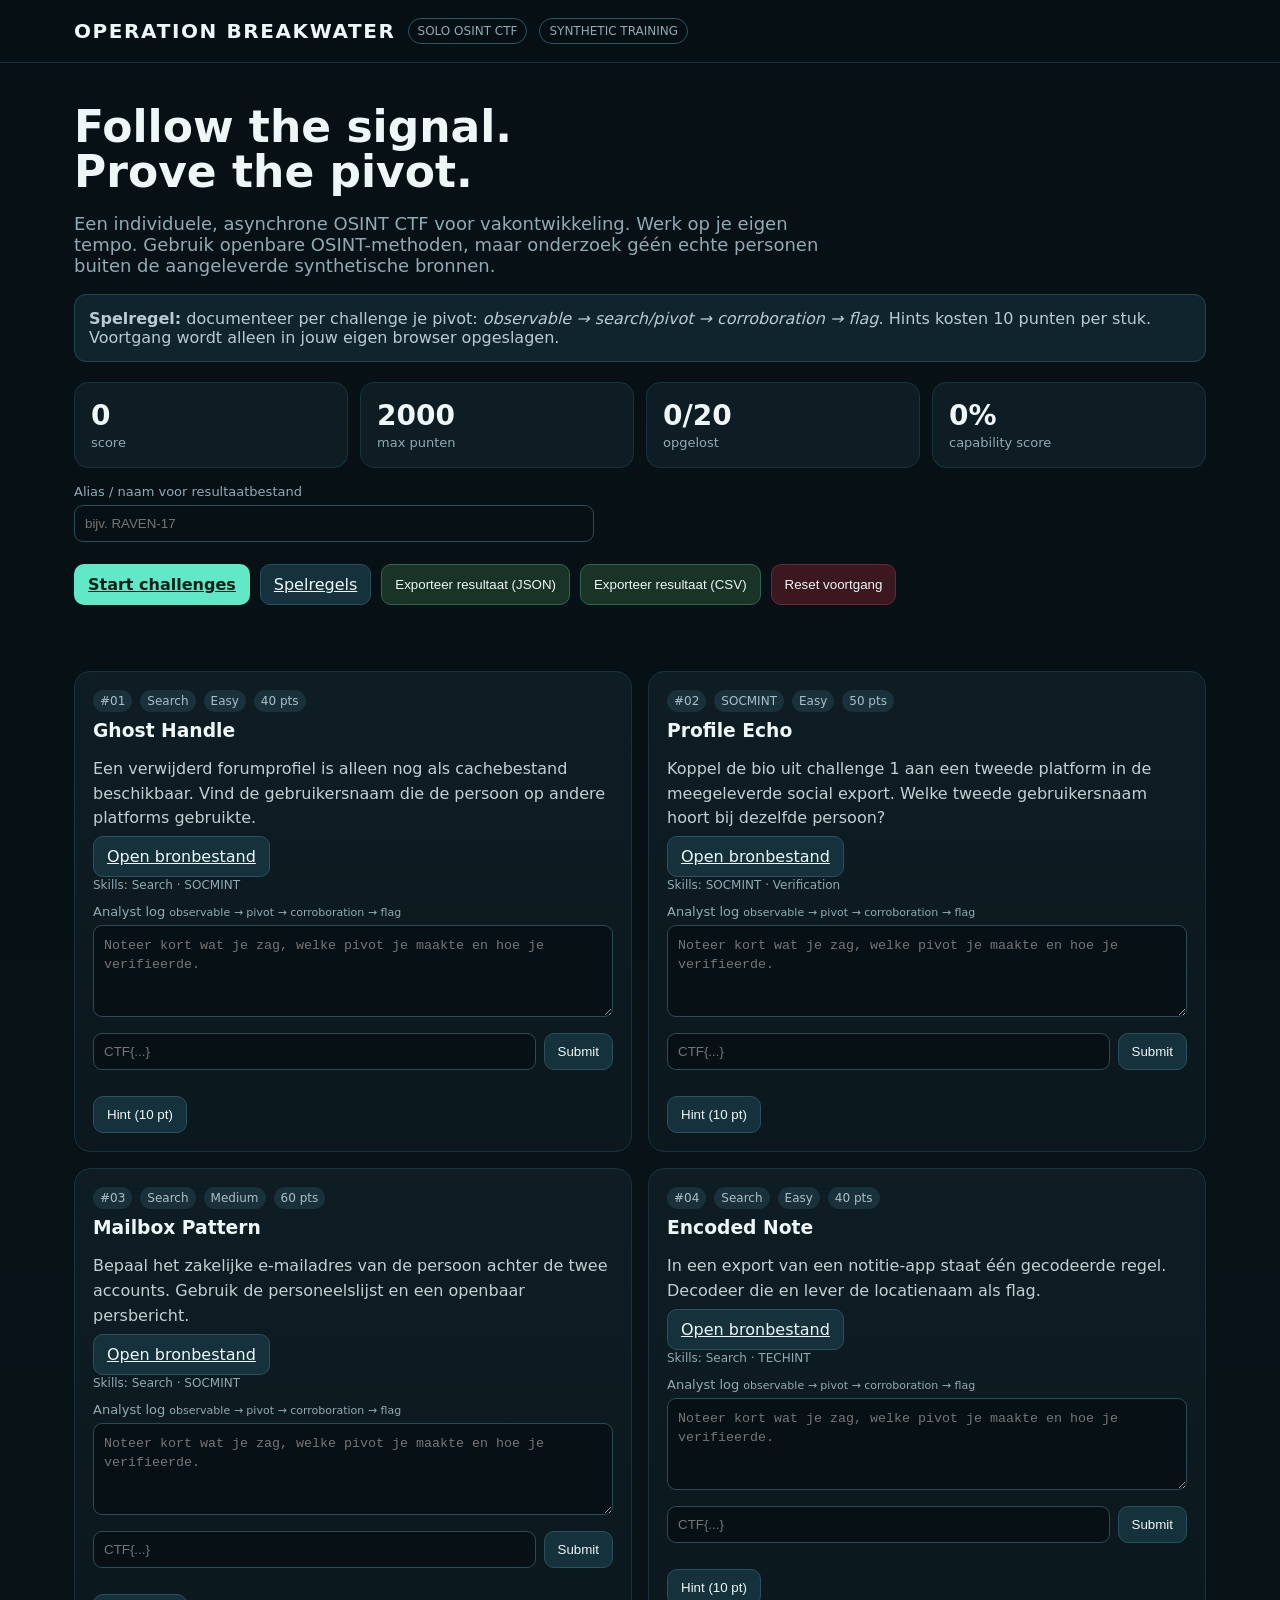
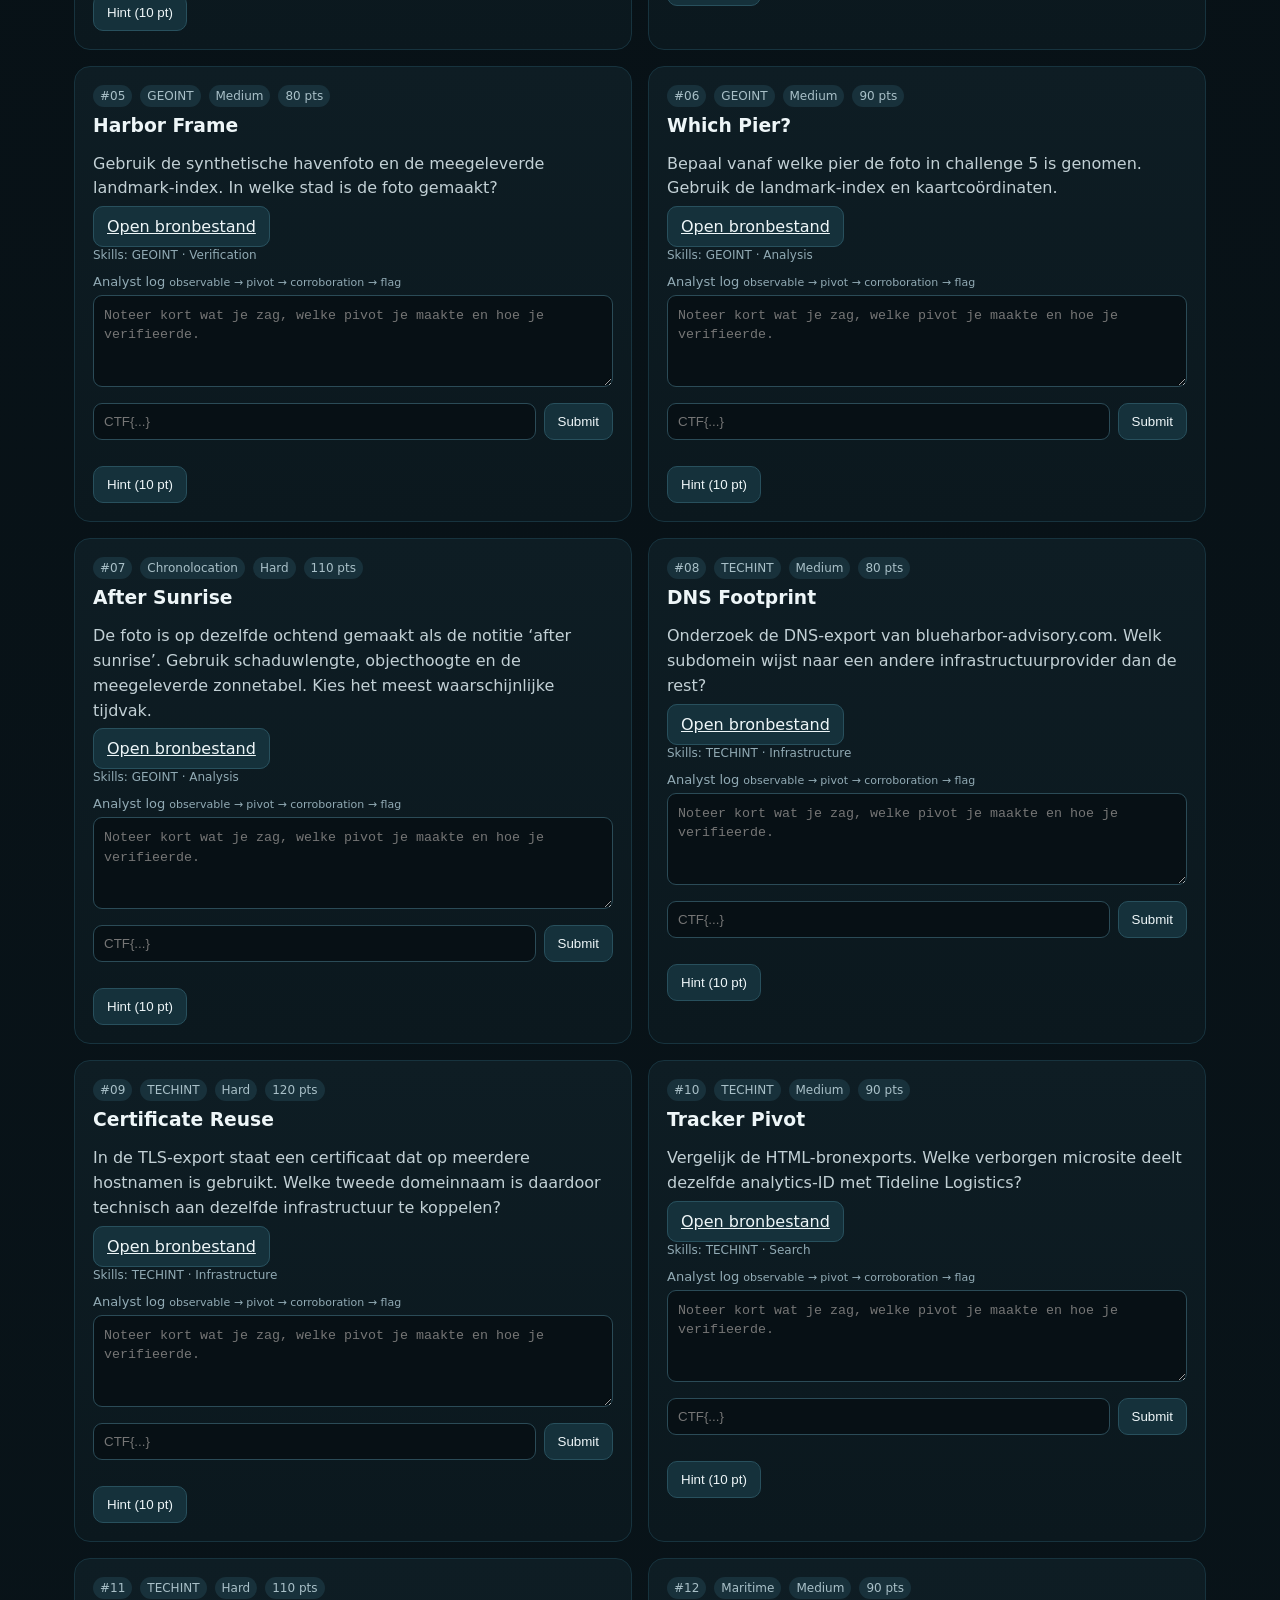
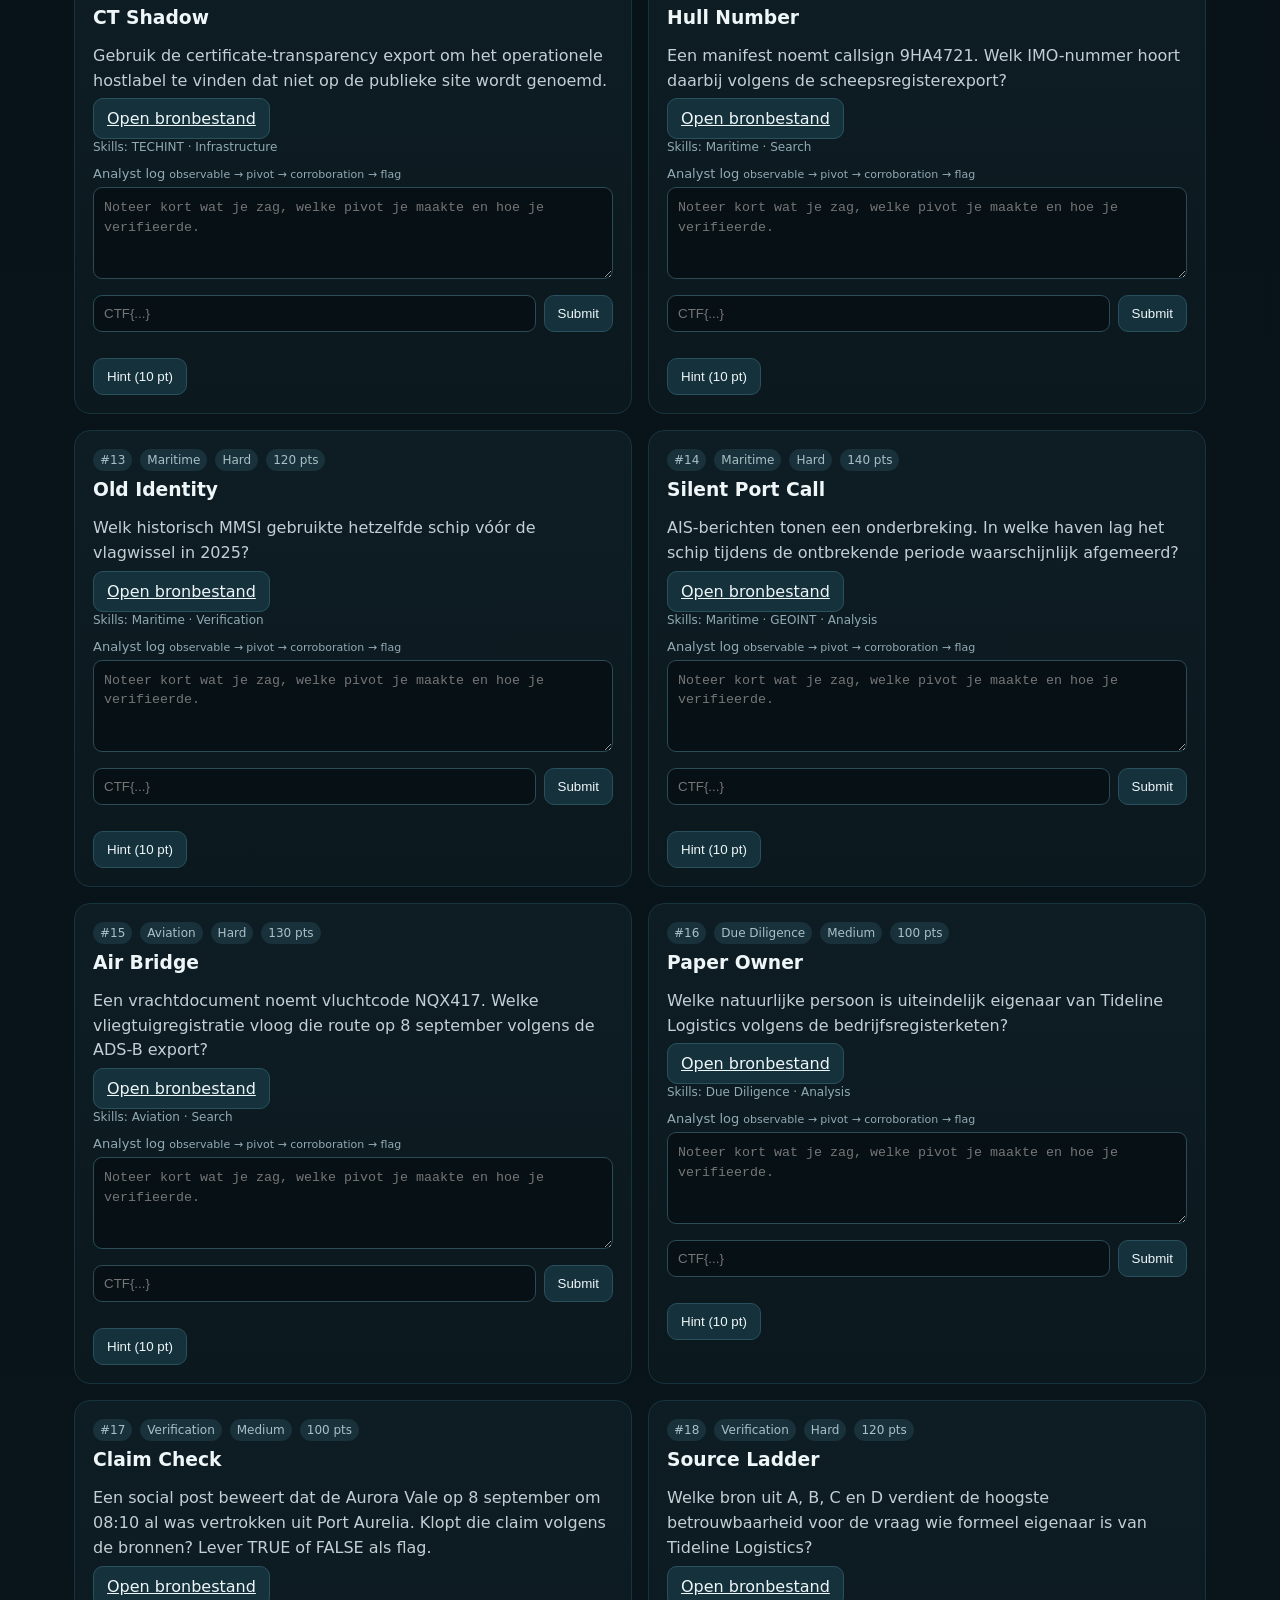
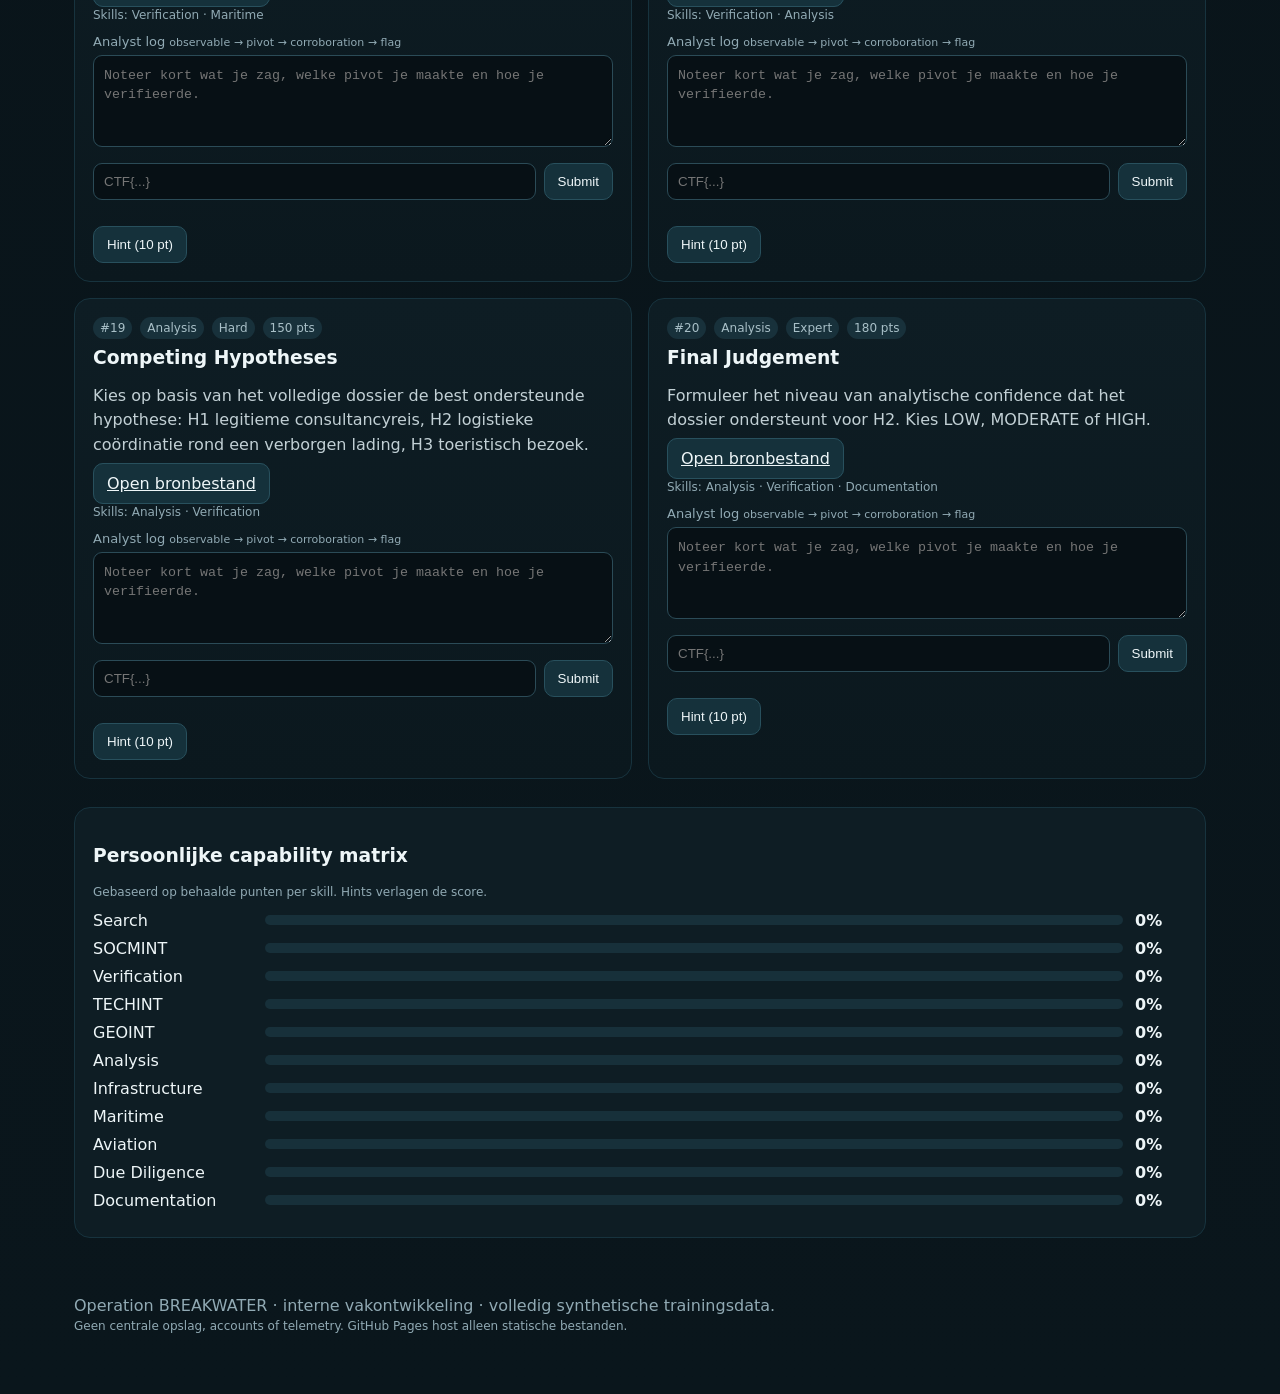
<file: index.html>
<!doctype html><html lang="nl"><head><meta charset="utf-8"><meta name="viewport" content="width=device-width,initial-scale=1"><title>Operation BREAKWATER</title><link rel="stylesheet" href="style.css"></head><body>
<header><div class="wrap brand"><h1>OPERATION BREAKWATER</h1><span class="badge">SOLO OSINT CTF</span><span class="badge">SYNTHETIC TRAINING</span></div></header>
<main><section class="hero"><h2>Follow the signal.<br>Prove the pivot.</h2><p>Een individuele, asynchrone OSINT CTF voor vakontwikkeling. Werk op je eigen tempo. Gebruik openbare OSINT-methoden, maar onderzoek géén echte personen buiten de aangeleverde synthetische bronnen.</p><div class="notice"><b>Spelregel:</b> documenteer per challenge je pivot: <i>observable → search/pivot → corroboration → flag</i>. Hints kosten 10 punten per stuk. Voortgang wordt alleen in jouw eigen browser opgeslagen.</div>
<div class="stats"><div class="stat"><b id="score">0</b><span>score</span></div><div class="stat"><b id="max">0</b><span>max punten</span></div><div class="stat"><b id="done">0/20</b><span>opgelost</span></div><div class="stat"><b id="pct">0%</b><span>capability score</span></div></div>
<div class="participant"><label for="alias">Alias / naam voor resultaatbestand</label><input id="alias" maxlength="60" placeholder="bijv. RAVEN-17" oninput="saveAlias(this.value)"></div>
<div class="controls"><a class="btn primary" href="#challenges">Start challenges</a><a class="btn" href="README.md" target="_blank">Spelregels</a><button class="btn export" onclick="exportJSON()">Exporteer resultaat (JSON)</button><button class="btn export" onclick="exportCSV()">Exporteer resultaat (CSV)</button><button class="btn danger" onclick="resetAll()">Reset voortgang</button></div><div id="exportmsg" class="small"></div></section>
<section id="challenges" class="wrap"><div id="grid" class="grid"></div><div id="matrix" class="matrix"></div></section></main>
<footer class="footer">Operation BREAKWATER · interne vakontwikkeling · volledig synthetische trainingsdata.<br><span class="small">Geen centrale opslag, accounts of telemetry. GitHub Pages host alleen statische bestanden.</span></footer><script src="app.js"></script></body></html>
</file>
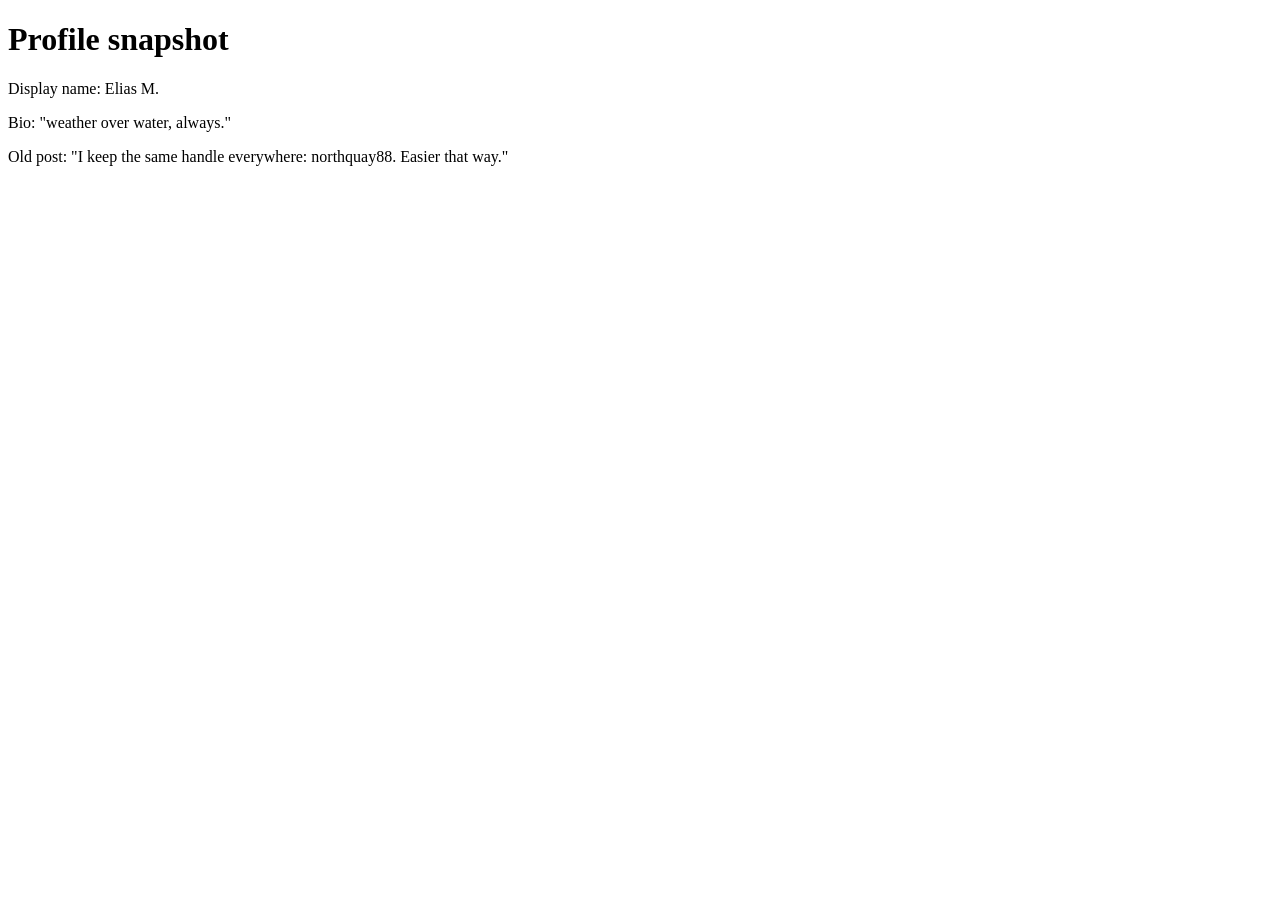
<file: assets/01_forum_cache.html>
<!doctype html><meta charset="utf-8"><title>HarborWatch cache</title><h1>Profile snapshot</h1><p>Display name: Elias M.</p><p>Bio: "weather over water, always."</p><p>Old post: "I keep the same handle everywhere: northquay88. Easier that way."</p>
</file>
<file: style.css>
:root{--bg:#081217;--panel:#0e1d24;--panel2:#12262f;--text:#eef6f8;--muted:#91aab4;--accent:#61e8c6;--warn:#ffd166;--danger:#ff7a90;--ok:#8df59b}
*{box-sizing:border-box}body{margin:0;font-family:Inter,ui-sans-serif,system-ui,-apple-system,Segoe UI,Roboto;background:linear-gradient(180deg,#071015,#0a161c);color:var(--text)}
a{color:var(--accent)}header{position:sticky;top:0;z-index:5;background:rgba(7,16,21,.94);backdrop-filter:blur(8px);border-bottom:1px solid #18323d}.wrap{max-width:1180px;margin:auto;padding:18px 24px}.brand{display:flex;align-items:center;gap:12px}.brand h1{font-size:20px;margin:0;letter-spacing:.08em}.badge{font-size:12px;border:1px solid #2d5563;border-radius:999px;padding:5px 9px;color:var(--muted)}
.hero{padding:42px 24px 26px;max-width:1180px;margin:auto}.hero h2{font-size:44px;line-height:1.02;margin:0 0 10px}.hero p{max-width:780px;color:var(--muted);font-size:18px}.stats{display:grid;grid-template-columns:repeat(4,1fr);gap:12px;margin-top:20px}.stat{background:var(--panel);border:1px solid #17333e;border-radius:14px;padding:16px}.stat b{display:block;font-size:28px}.stat span{color:var(--muted);font-size:13px}
.controls{display:flex;gap:10px;flex-wrap:wrap;margin:22px 0}.btn,button{background:#15313b;color:var(--text);border:1px solid #28505d;border-radius:10px;padding:10px 13px;cursor:pointer}.btn:hover,button:hover{border-color:var(--accent)}.btn.primary{background:var(--accent);color:#062019;border-color:transparent;font-weight:700}.btn.danger{background:#3b1820;border-color:#6a2835}.grid{display:grid;grid-template-columns:repeat(2,1fr);gap:16px}.card{background:linear-gradient(180deg,var(--panel),#0b181e);border:1px solid #17333e;border-radius:16px;padding:18px}.card.done{border-color:#2a795f}.card h3{margin:8px 0 6px}.meta{display:flex;gap:8px;flex-wrap:wrap}.pill{font-size:12px;padding:4px 7px;border-radius:999px;background:#18313b;color:#a9c0c8}.desc{color:#c2d0d5;line-height:1.55}.artifact{margin:12px 0}.flagrow{display:flex;gap:8px}.flagrow input{flex:1;background:#071015;border:1px solid #2b4b57;border-radius:9px;color:white;padding:10px}.msg{font-size:13px;min-height:18px;margin-top:8px}.ok{color:var(--ok)}.bad{color:var(--danger)}.hintbox{margin-top:10px;padding:10px;border-left:3px solid var(--warn);background:#2b2513;color:#f5e8b8}.footer{color:var(--muted);padding:40px 24px 60px;max-width:1180px;margin:auto}.matrix{margin-top:28px;background:var(--panel);border:1px solid #17333e;border-radius:16px;padding:18px}.bar{height:10px;background:#17303a;border-radius:999px;overflow:hidden}.bar i{display:block;height:100%;background:var(--accent)}.row{display:grid;grid-template-columns:160px 1fr 52px;gap:12px;align-items:center;margin:9px 0}.notice{background:#10242c;border:1px solid #234653;border-radius:12px;padding:14px;color:#b9cbd2}.small{font-size:12px;color:var(--muted)}
@media(max-width:800px){.grid{grid-template-columns:1fr}.stats{grid-template-columns:repeat(2,1fr)}.hero h2{font-size:34px}.row{grid-template-columns:120px 1fr 45px}}
.participant{margin-top:16px;max-width:520px}.participant label,.notelabel{display:block;font-size:13px;color:var(--muted);margin-bottom:6px}.participant input,.notes{width:100%;background:#071015;border:1px solid #2b4b57;border-radius:9px;color:white;padding:10px}.notes{min-height:92px;resize:vertical;margin-bottom:12px;line-height:1.45}.notelabel{margin-top:12px}.notelabel span{font-size:11px}.btn.export{background:#193326;border-color:#2c684f}
</file>
